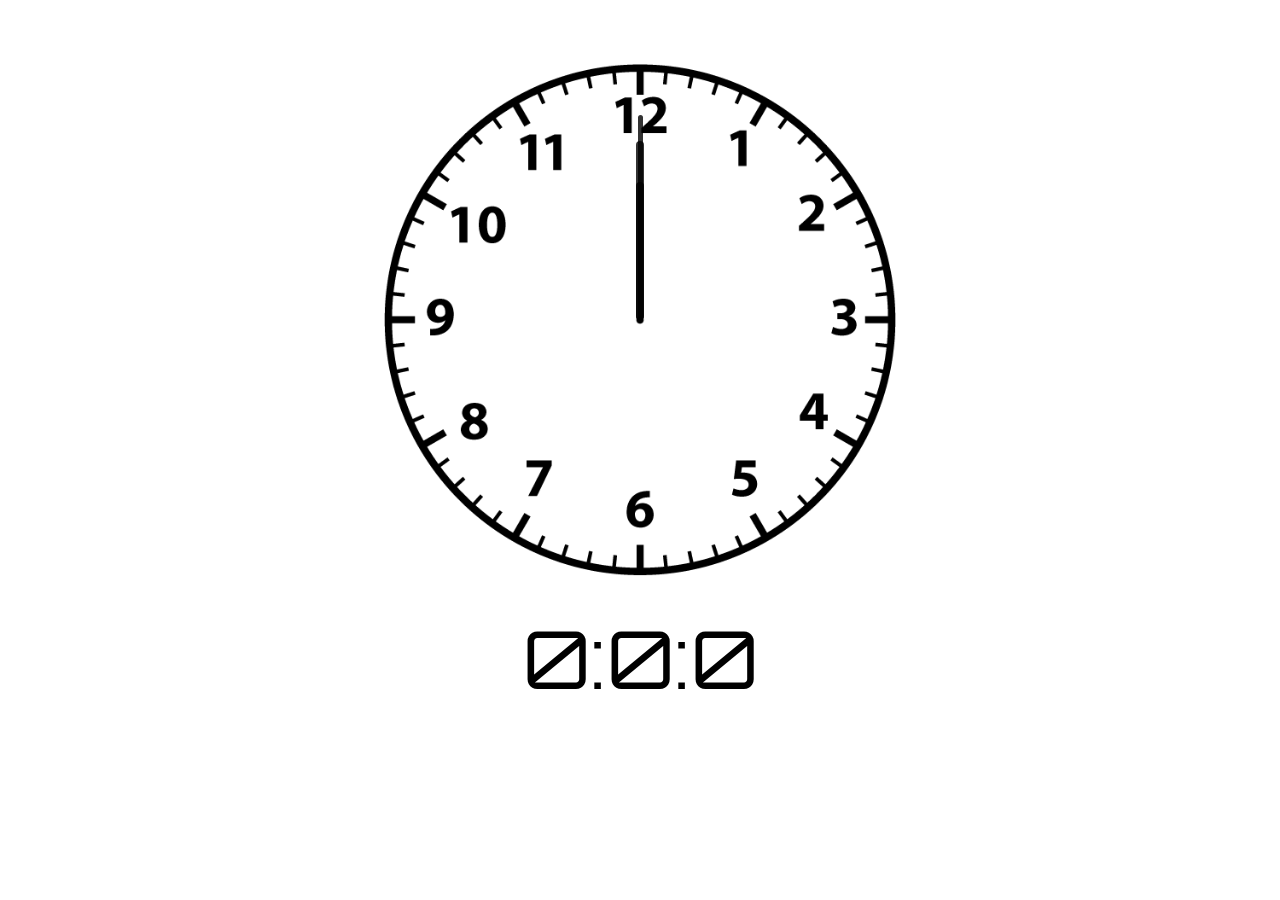
<file: Analog-Clock/index.html>
<!DOCTYPE html>
<html lang="en">
<head>
    <meta charset="UTF-8">
    <meta name="viewport" content="width=device-width, initial-scale=1.0">
    <title>Analog Clock</title>
    <link rel="stylesheet" href="style.css">
    <script src="script.js"></script>
</head>
<body>
    <div id="clock-container">
        <div id="hour"></div>
        <div id="minute"></div>
        <div id="second"></div>
    </div>
    <div id="digital-clock">0:0:0</div>    
</body>
</html>
</file>
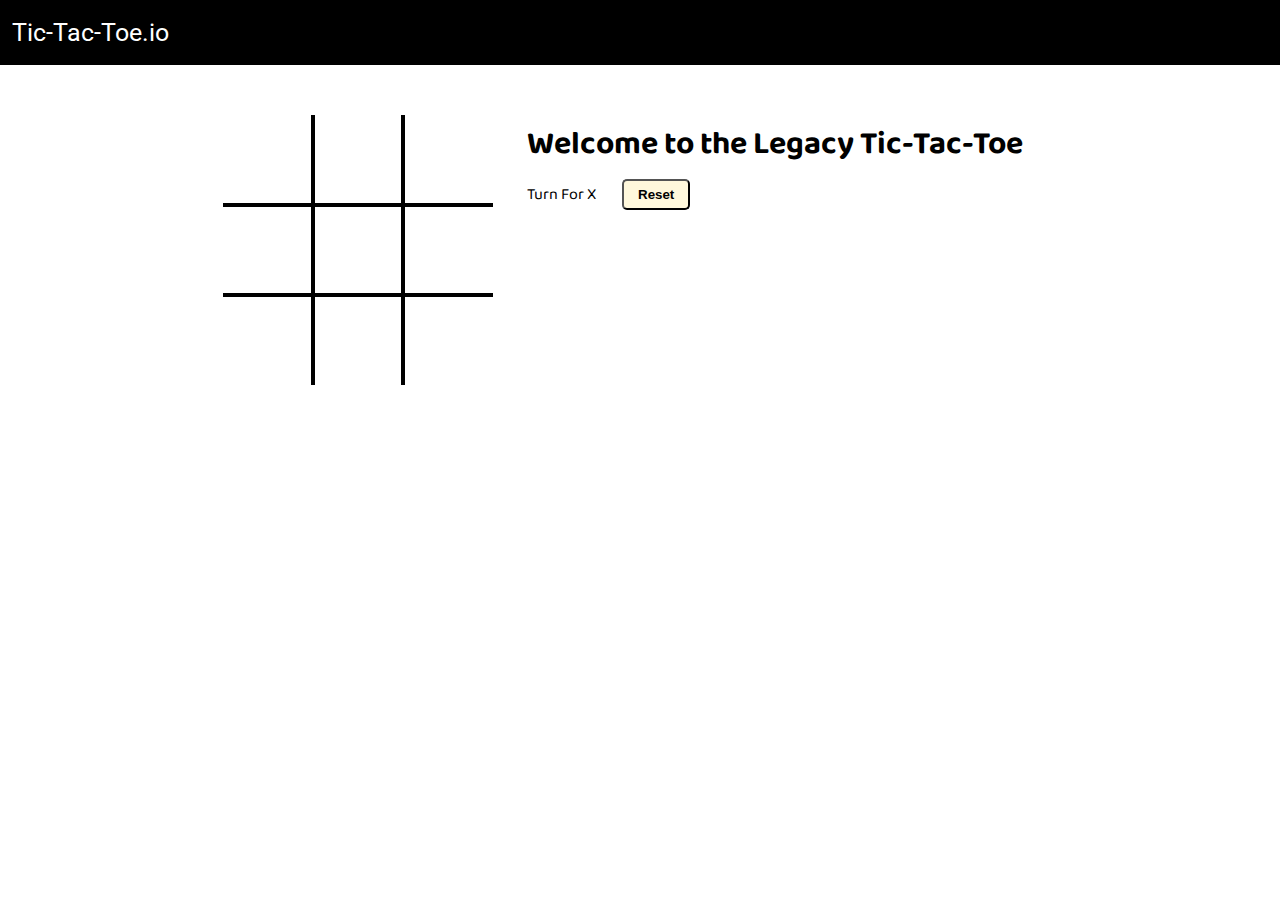
<file: Tic-Tac-Toe/index.html>
<!DOCTYPE html>
<html lang="en">
  <head>
    <meta charset="UTF-8" />
    <meta name="viewport" content="width=device-width, initial-scale=1.0" />
    <title>Tic-Tac-Toe</title>
    <link rel="stylesheet" href="style.css" />
  </head>
  <body>
    <nav>
      <ul>
        <li>Tic-Tac-Toe.io</li>
      </ul>
    </nav>

    <div class="gameContainer">
        <div class="container">
          <div class="line"></div>
        <div class="box bt-0 bl-0"><span class="box-text"></span></div>
        <div class="box bt-0"><span class="box-text"></span></div>
        <div class="box bt-0 br-0"><span class="box-text"></span></div>
        <div class="box bl-0"><span class="box-text"></span></div>
        <div class="box"><span class="box-text"></span></div>
        <div class="box br-0"><span class="box-text"></span></div>
        <div class="box bb-0 bl-0"><span class="box-text"></span></div>
        <div class="box bb-0"><span class="box-text"></span></div>
        <div class="box bb-0 br-0"><span class="box-text"></span></div>
      </div>
      <div class="game-info">
        <h1>Welcome to the Legacy Tic-Tac-Toe</h1>
        <div>
          <span class="info">Turn For X</span>
          <button id="reset">Reset</button>
          <div class="img-box">
            <img src="excited.gif" alt="" srcset="" />
          </div>
        </div>
      </div>
    </div>
  </body>
  <script src="script.js"></script>
</html>
</file>
<file: Analog-Clock/style.css>
@import url('https://fonts.googleapis.com/css2?family=Orbitron:wght@400..900&display=swap');

*{
    margin: 0;
    padding: 0;
    box-sizing: border-box;
}

#clock-container{
    position: relative;
    margin: auto;
    margin-top: 4rem;
    /* border: 2px solid #000; */
    height: 40vw;
    width: 40vw;
    background: url(clock.png) no-repeat;
    background-size: contain;
}

#hour, #minute, #second{
    position: absolute;
    background: black;
    border-radius: 10px;
    transform-origin: bottom;
}

#hour{
    width: 1.6%;
    height: 27%;
    top: 23%;
    left: 49.2%;
    opacity: 0.8;
    /* display: none; */
}

#minute{
    width: 1.6%;
    height: 35%;
    top: 15%;
    left: 49.2%;
    opacity: 0.8;
}

#second{
    width: 1%;
    height: 40%;
    top: 10%;
    left: 49.6%;
    opacity: 0.8;
    /* display: none; */
}

#digital-clock{
    font: 5rem "Orbitron", sans-serif;
    text-align: center; /* Center text horizontally */
    margin: 2rem auto;  /* Center the div horizontally and add some margin */
    width: 100%; /* Ensure the clock spans the full width */
}
</file>
<file: Tic-Tac-Toe/style.css>
@import url('https://fonts.googleapis.com/css2?family=Baloo+Bhaina+2:wght@400..800&family=Roboto:ital,wght@0,100;0,300;0,400;0,500;0,700;0,900;1,100;1,300;1,400;1,500;1,700;1,900&display=swap');

* {
  margin: 0;
  padding: 0;
  box-sizing: border-box;
}

nav {
  background-color: #000;
  color: #fff;
  height: 65px;
  font-size: 25px;
  display: flex;
  align-items: center;
  padding: 0 12px;
  font-family: "Roboto", sans-serif;
  font-weight: 400;
  font-style: normal;
}

nav ul {
  list-style-type: none;
}

.gameContainer{
    /* background-color: rgba(184, 172, 172, 0.671); */
    display: flex;
    justify-content: center;
    margin-top: 50px;
  }
  
  .container{
    display: grid;
    grid-template-rows: repeat(3, 10vh);
    grid-template-columns: repeat(3, 10vh);
    font-family: "Roboto", sans-serif;;
    position: relative;
}

.box{
  border: 2px solid black;
  font-size: 4rem;
  display: flex;
  justify-content: center;
  align-items: center;
}

.box:hover{
  background-color: rgba(182, 182, 182, 0.301);

}

.game-info{
  padding: 0 34px;
  font-family: "Baloo Bhaina 2", cursive;
}

.img-box img{
  width: 0;
  transition: width 1s ease-in-out;
}

.br-0{
  border-right: 0;
}
.bl-0{
  border-left: 0;
}
.bt-0{
  border-top: 0;
}
.bb-0{
  border-bottom: 0;
}

#reset{
  margin: 0 23px;
  padding: 6px 14px;
  border-radius: 5px;
  background-color: cornsilk;
  cursor: pointer;
  font-weight: 700;
}

.line{
  background-color: black;
  width: 0;
  height: 3px;
  position: absolute;
  left: 0;
  transition: width 0.5s ease-in-out;
}
@media screen and (max-width: 950px){
  .gameContainer{
    flex-wrap: wrap;
  }
  .game-info{
    order: 0;
  }
  .game-info h1{
    font-size: 1.5rem;
  }
  .container{
    order: 1;
    margin-top: 34px;
    grid-template-rows: repeat(3, 20vh);
    grid-template-columns: repeat(3, 20vh);
  }
}
</file>
